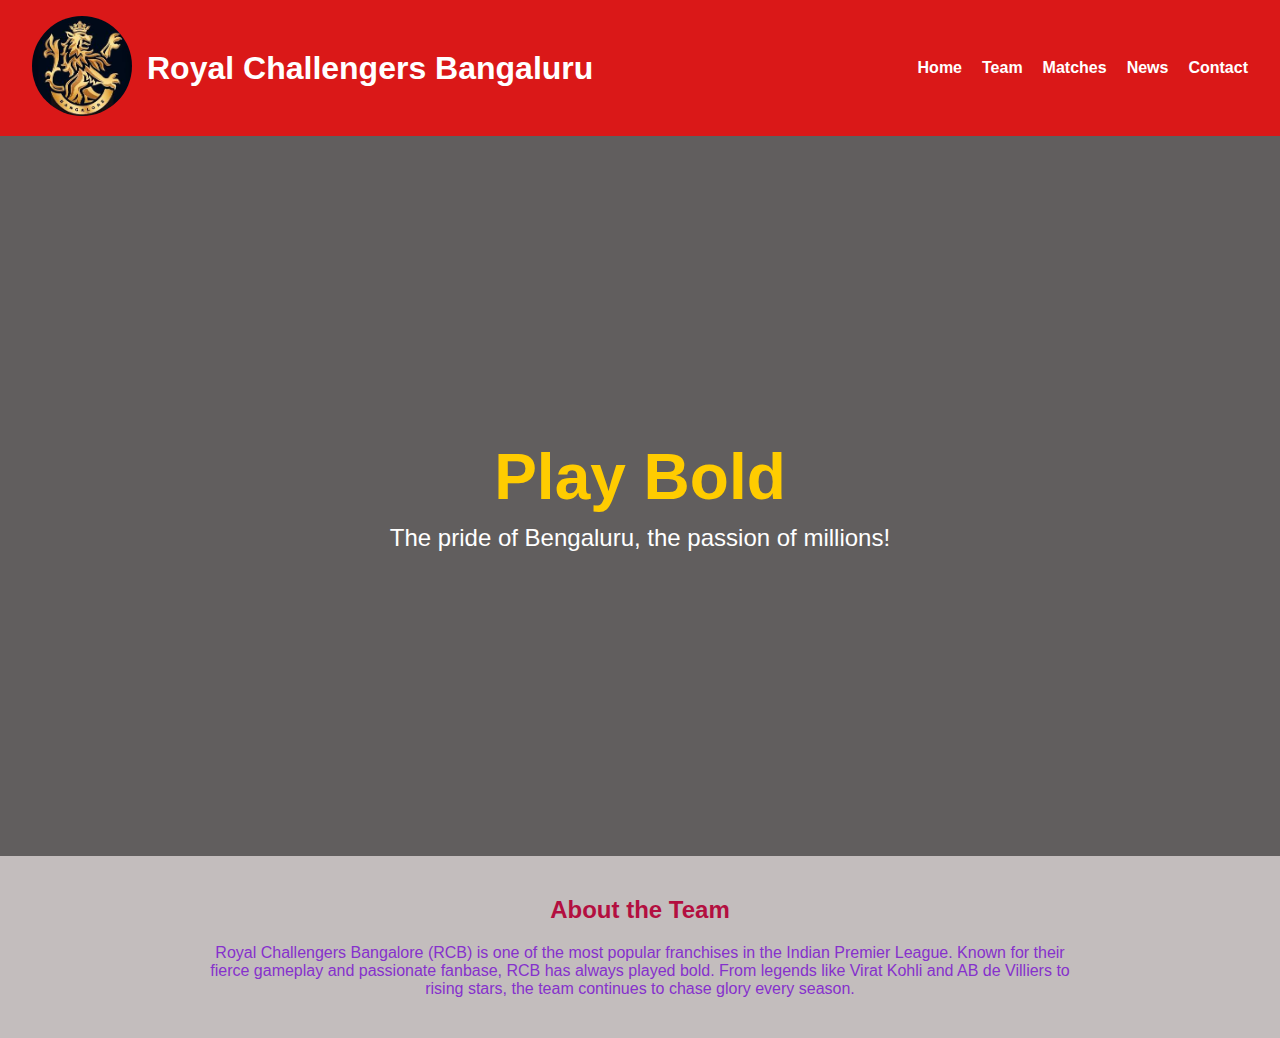
<file: index.html>
<!DOCTYPE html>
<html lang="en">
<head>
    <meta charset="UTF-8">
    <meta name="viewport" content="width=device-width, initial-scale=1.0">
    <title>Document</title>
    <link rel="stylesheet" href="index.css">
</head>

<body>

  <header>
    <div class="logo">
      <a href="index.html"><img src="image/logo.jpg" alt="RCB Logo"   /></a>
      <h1>Royal Challengers Bangaluru</h1>
    </div>
    <nav>
      <ul>
        <li><a href="home.html">Home</a></li>
        <li><a href="team.html">Team</a></li>
        <li><a href="matches.html">Matches</a></li>
        <li><a href="news.html">News</a></li>
        <li><a href="contact.html">Contact</a></li>
      </ul>
    </nav>
  </header>

  <section class="hero">
    <div class="hero-content">
      <h2>Play Bold</h2>
      <p>The pride of Bengaluru, the passion of millions!</p>
    </div>
  </section>

  <section class="about">
    <h2>About the Team</h2>
    <p>
      Royal Challengers Bangalore (RCB) is one of the most popular franchises in the Indian Premier League. Known for their fierce gameplay and passionate fanbase, RCB has always played bold. From legends like Virat Kohli and AB de Villiers to rising stars, the team continues to chase glory every season.
    </p>
  </section>

  

</body>
</html>

</body>
</html>
</file>
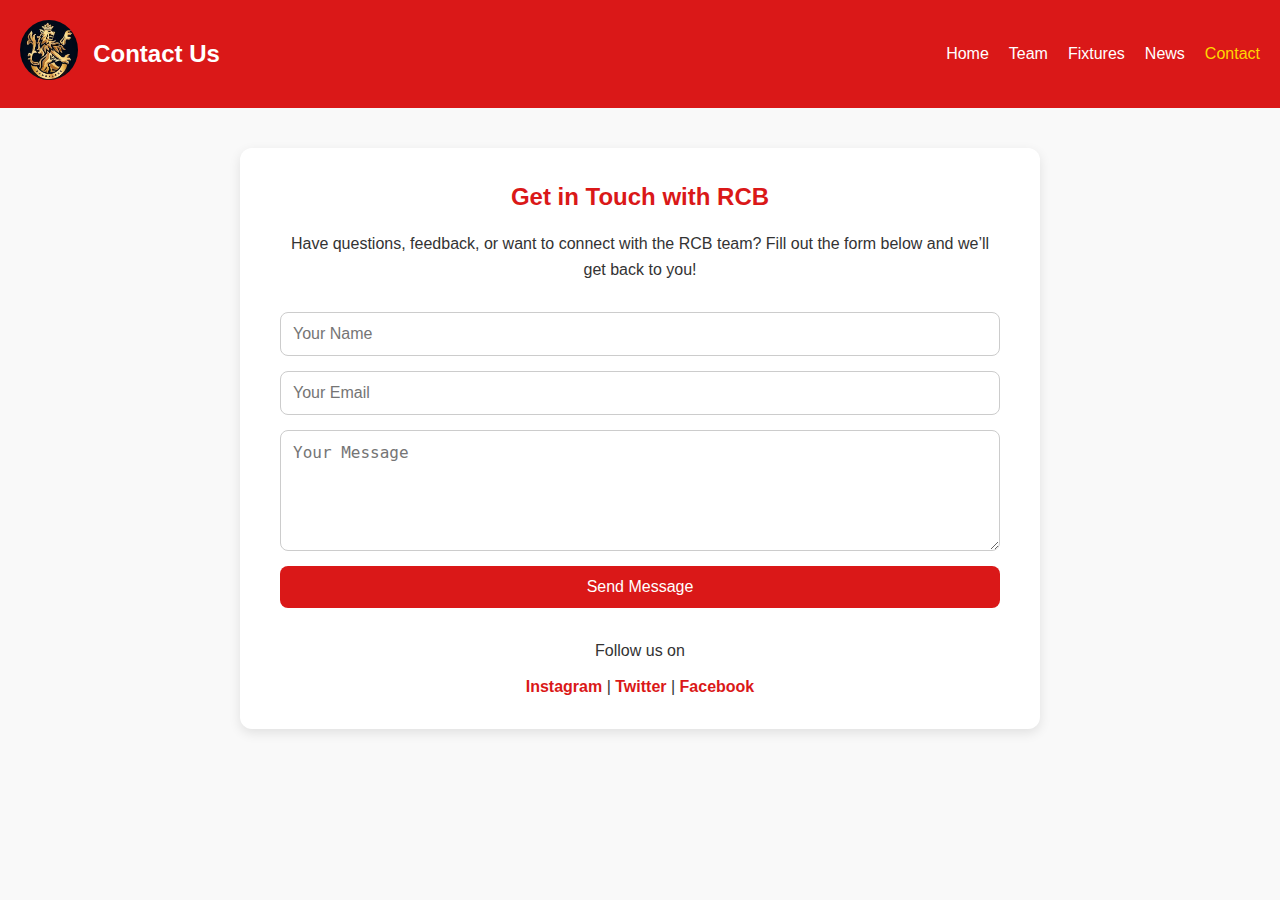
<file: contact.html>
<!DOCTYPE html>
<html lang="en">
<head>
  <meta charset="UTF-8" />
  <meta name="viewport" content="width=device-width, initial-scale=1.0"/>
  <title>Contact Us | RCB</title>
  <link rel="stylesheet" href="contact.css" />
</head>
<body>

  
  <header>
    <div class="logo">
      <a href="index.html"><img src="image/logo.jpg" alt="RCB Logo"   /></a>
      <h1>Contact Us</h1>
    </div>
    <nav>
      <ul>
        <li><a href="home.html">Home</a></li>
        <li><a href="team.html">Team</a></li>
        <li><a href="matches.html">Fixtures</a></li>
        <li><a href="news.html"> News</a></li>
        
        <li><a href="contact.html" class="active">Contact</a></li>
      </ul>
    </nav>
  </header>

  
  <section class="contact">
    <h2>Get in Touch with RCB</h2>
    <p>Have questions, feedback, or want to connect with the RCB team? Fill out the form below and we’ll get back to you!</p>

    <form class="contact-form">
      <input type="text" placeholder="Your Name" required />
      <input type="email" placeholder="Your Email" required />
      <textarea placeholder="Your Message" rows="5" required></textarea>
      <button type="submit">Send Message</button>
    </form>

    <div class="social">
      <p>Follow us on</p>
      <a href="https://www.instagram.com/royalchallengers.bengaluru?igsh=MWtqZDJvMDE5dHVrZQ==">Instagram</a> |
      <a href="https://x.com/RCBTweets?t=zIFiFkwvOcLotYSg2co8ag&s=07">Twitter</a> |
      <a href="https://www.facebook.com/share/1LCuZ3hKSm/">Facebook</a>
    </div>
  </section>

  

</body>
</html>
</file>
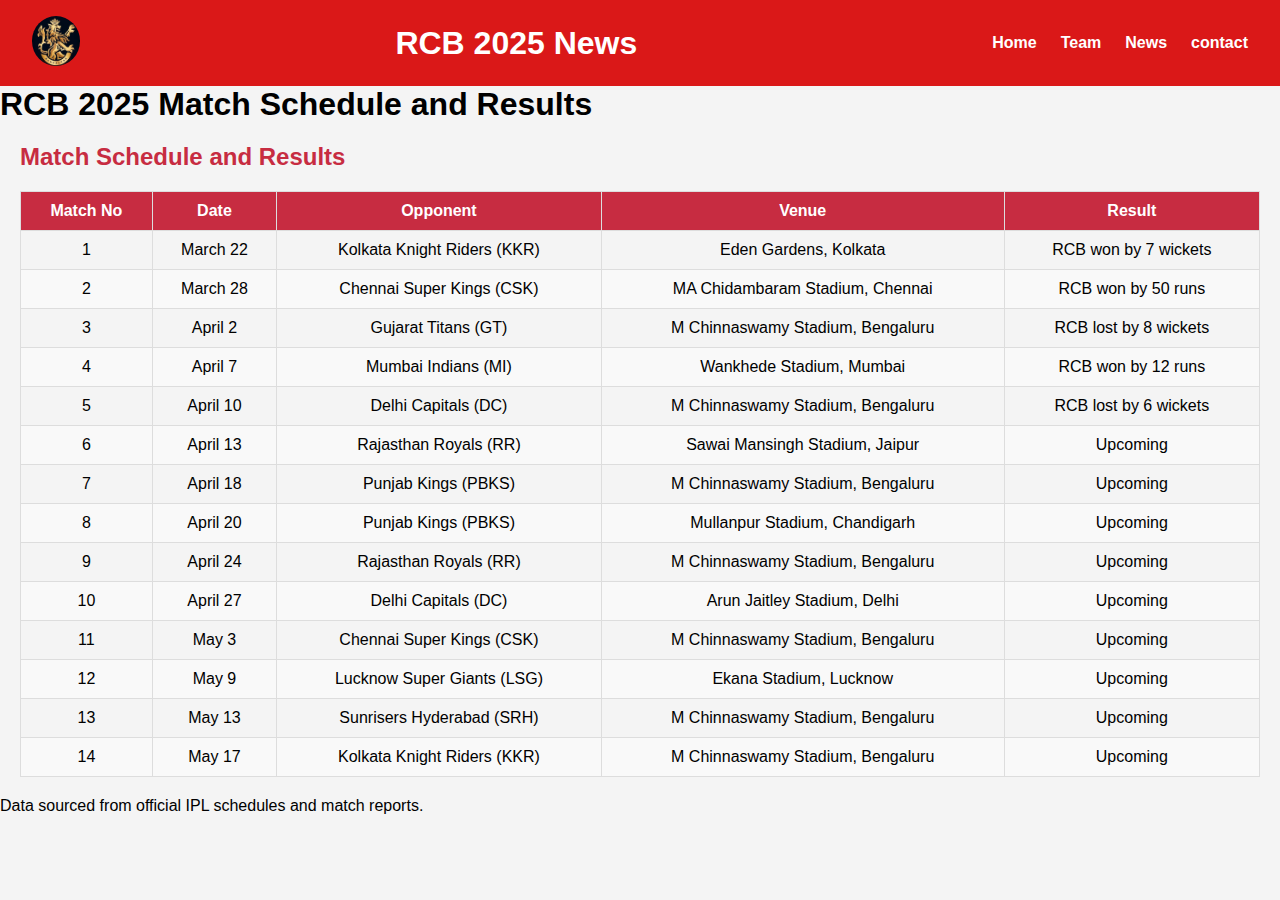
<file: matches.html>
<!DOCTYPE html>
<html lang="en">
<head>
  <meta charset="UTF-8">
  <meta name="viewport" content="width=device-width, initial-scale=1.0">
  <title>RCB 2025 Match Schedule and Results</title>
  <link rel="stylesheet" href="matches.css">
</head>
<body>
  
    <header>
      <div class="logo">
      <a href="index.html"><img src="image/logo.jpg" alt="RCB Logo"   /></a>
      </div>
      <h1>RCB 2025 News</h1>
      <nav>
        <ul>
          <li><a href="home.html">Home</a></li>
          <li><a href="team.html">Team</a></li>
          <li><a href="news.html" class="active">News</a></li>
          <li><a href="contact.html">contact</a></li>
        </ul>
      </nav>
    </header>
    <h1>RCB 2025 Match Schedule and Results</h1>
  </header>
  <section class="schedule">
    <h2>Match Schedule and Results</h2>
    <table>
      <thead>
        <tr>
          <th>Match No</th>
          <th>Date</th>
          <th>Opponent</th>
          <th>Venue</th>
          <th>Result</th>
        </tr>
      </thead>
      <tbody>
        
        <tr>
          <td>1</td>
          <td>March 22</td>
          <td>Kolkata Knight Riders (KKR)</td>
          <td>Eden Gardens, Kolkata</td>
          <td>RCB won by 7 wickets</td>
        </tr>
        <tr>
          <td>2</td>
          <td>March 28</td>
          <td>Chennai Super Kings (CSK)</td>
          <td>MA Chidambaram Stadium, Chennai</td>
          <td>RCB won by 50 runs</td>
        </tr>
        <tr>
          <td>3</td>
          <td>April 2</td>
          <td>Gujarat Titans (GT)</td>
          <td>M Chinnaswamy Stadium, Bengaluru</td>
          <td>RCB lost by 8 wickets</td>
        </tr>
        <tr>
          <td>4</td>
          <td>April 7</td>
          <td>Mumbai Indians (MI)</td>
          <td>Wankhede Stadium, Mumbai</td>
          <td>RCB won by 12 runs</td>
        </tr>
        <tr>
          <td>5</td>
          <td>April 10</td>
          <td>Delhi Capitals (DC)</td>
          <td>M Chinnaswamy Stadium, Bengaluru</td>
          <td>RCB lost by 6 wickets</td>
        </tr>
        
        <tr>
          <td>6</td>
          <td>April 13</td>
          <td>Rajasthan Royals (RR)</td>
          <td>Sawai Mansingh Stadium, Jaipur</td>
          <td>Upcoming</td>
        </tr>
        <tr>
          <td>7</td>
          <td>April 18</td>
          <td>Punjab Kings (PBKS)</td>
          <td>M Chinnaswamy Stadium, Bengaluru</td>
          <td>Upcoming</td>
        </tr>
        <tr>
          <td>8</td>
          <td>April 20</td>
          <td>Punjab Kings (PBKS)</td>
          <td>Mullanpur Stadium, Chandigarh</td>
          <td>Upcoming</td>
        </tr>
        <tr>
          <td>9</td>
          <td>April 24</td>
          <td>Rajasthan Royals (RR)</td>
          <td>M Chinnaswamy Stadium, Bengaluru</td>
          <td>Upcoming</td>
        </tr>
        <tr>
          <td>10</td>
          <td>April 27</td>
          <td>Delhi Capitals (DC)</td>
          <td>Arun Jaitley Stadium, Delhi</td>
          <td>Upcoming</td>
        </tr>
        <tr>
          <td>11</td>
          <td>May 3</td>
          <td>Chennai Super Kings (CSK)</td>
          <td>M Chinnaswamy Stadium, Bengaluru</td>
          <td>Upcoming</td>
        </tr>
        <tr>
          <td>12</td>
          <td>May 9</td>
          <td>Lucknow Super Giants (LSG)</td>
          <td>Ekana Stadium, Lucknow</td>
          <td>Upcoming</td>
        </tr>
        <tr>
          <td>13</td>
          <td>May 13</td>
          <td>Sunrisers Hyderabad (SRH)</td>
          <td>M Chinnaswamy Stadium, Bengaluru</td>
          <td>Upcoming</td>
        </tr>
        <tr>
          <td>14</td>
          <td>May 17</td>
          <td>Kolkata Knight Riders (KKR)</td>
          <td>M Chinnaswamy Stadium, Bengaluru</td>
          <td>Upcoming</td>
        </tr>
      </tbody>
    </table>
  </section>
  <footer>
    <p>Data sourced from official IPL schedules and match reports.</p>
  </footer>
</body>
</html>
</file>
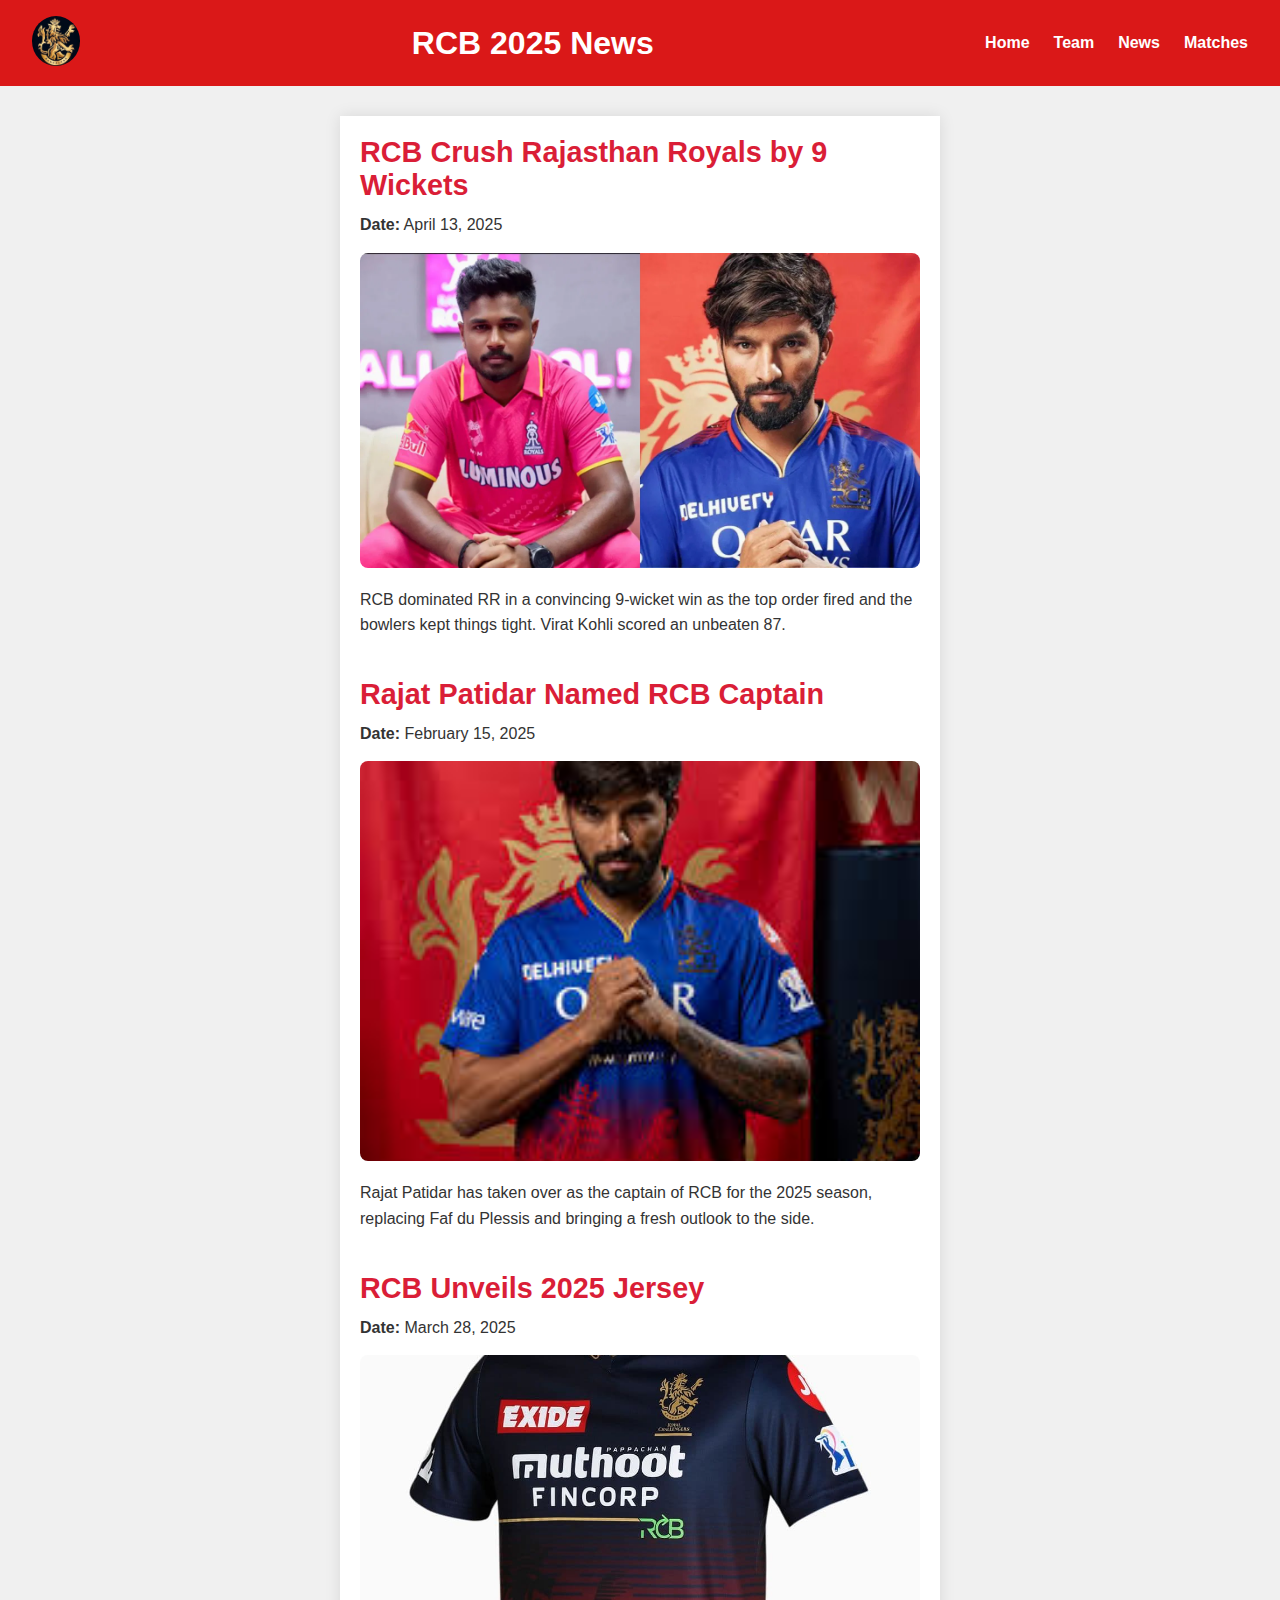
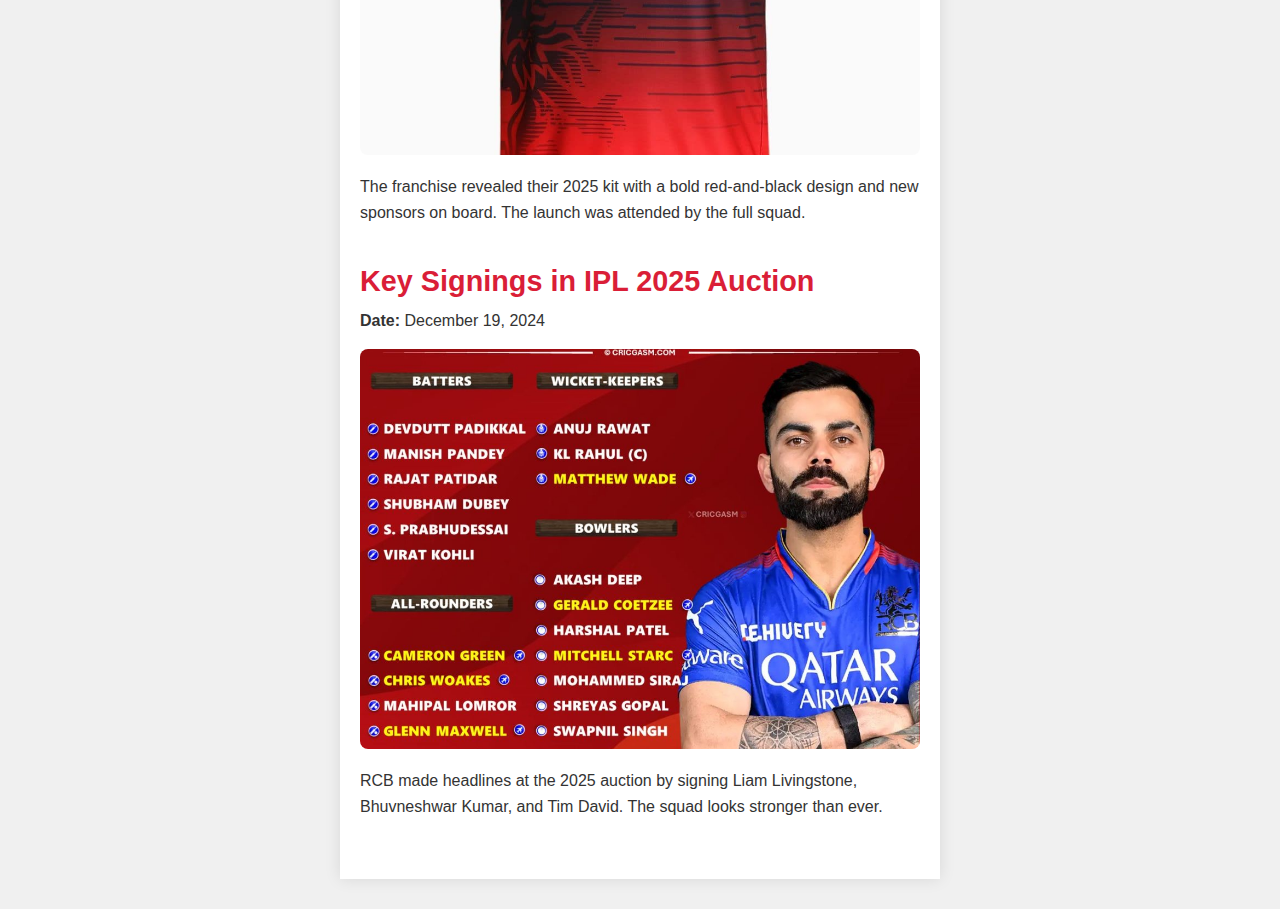
<file: news.html>
<!DOCTYPE html>
<html lang="en">
<head>
  <meta charset="UTF-8" />
  <meta name="viewport" content="width=device-width, initial-scale=1.0"/>
  <title>RCB 2025 News</title>
  <link rel="stylesheet" href="news.css" />
</head>
<body>
  <header>
<div class="logo">
  <a href="index.html"><img src="image/logo.jpg" alt="RCB Logo"   /></a>
</div>
    <h1>RCB 2025 News</h1>
    <nav>
      <ul>
        <li><a href="home.html">Home</a></li>
        <li><a href="team.html">Team</a></li>
        <li><a href="news.html" class="active">News</a></li>
        <li><a href="matches.html">Matches</a></li>
      </ul>
    </nav>
  </header>

  <main>
    <section class="news-article">
      <h2>RCB Crush Rajasthan Royals by 9 Wickets</h2>
      <p><strong>Date:</strong> April 13, 2025</p>
      <img src="image/RR-vs-RCB.webp" alt="RCB vs RR">
      <p>RCB dominated RR in a convincing 9-wicket win as the top order fired and the bowlers kept things tight. Virat Kohli scored an unbeaten 87.</p>
    </section>

    <section class="news-article">
      <h2>Rajat Patidar Named RCB Captain</h2>
      <p><strong>Date:</strong> February 15, 2025</p>
      <img src="image/rajat.jpg" alt="Rajat Patidar Captain">
      <p>Rajat Patidar has taken over as the captain of RCB for the 2025 season, replacing Faf du Plessis and bringing a fresh outlook to the side.</p>
    </section>

    <section class="news-article">
      <h2>RCB Unveils 2025 Jersey</h2>
      <p><strong>Date:</strong> March 28, 2025</p>
      <img src="image/JERSEY.jpg" alt="RCB Jersey 2025">
      <p>The franchise revealed their 2025 kit with a bold red-and-black design and new sponsors on board. The launch was attended by the full squad.</p>
    </section>

    <section class="news-article">
      <h2>Key Signings in IPL 2025 Auction</h2>
      <p><strong>Date:</strong> December 19, 2024</p>
      <img src="image/RCB.jpg" alt="RCB Auction">
      <p>RCB made headlines at the 2025 auction by signing Liam Livingstone, Bhuvneshwar Kumar, and Tim David. The squad looks stronger than ever.</p>
    </section>
  </main>

  
</body>
</html>
</file>
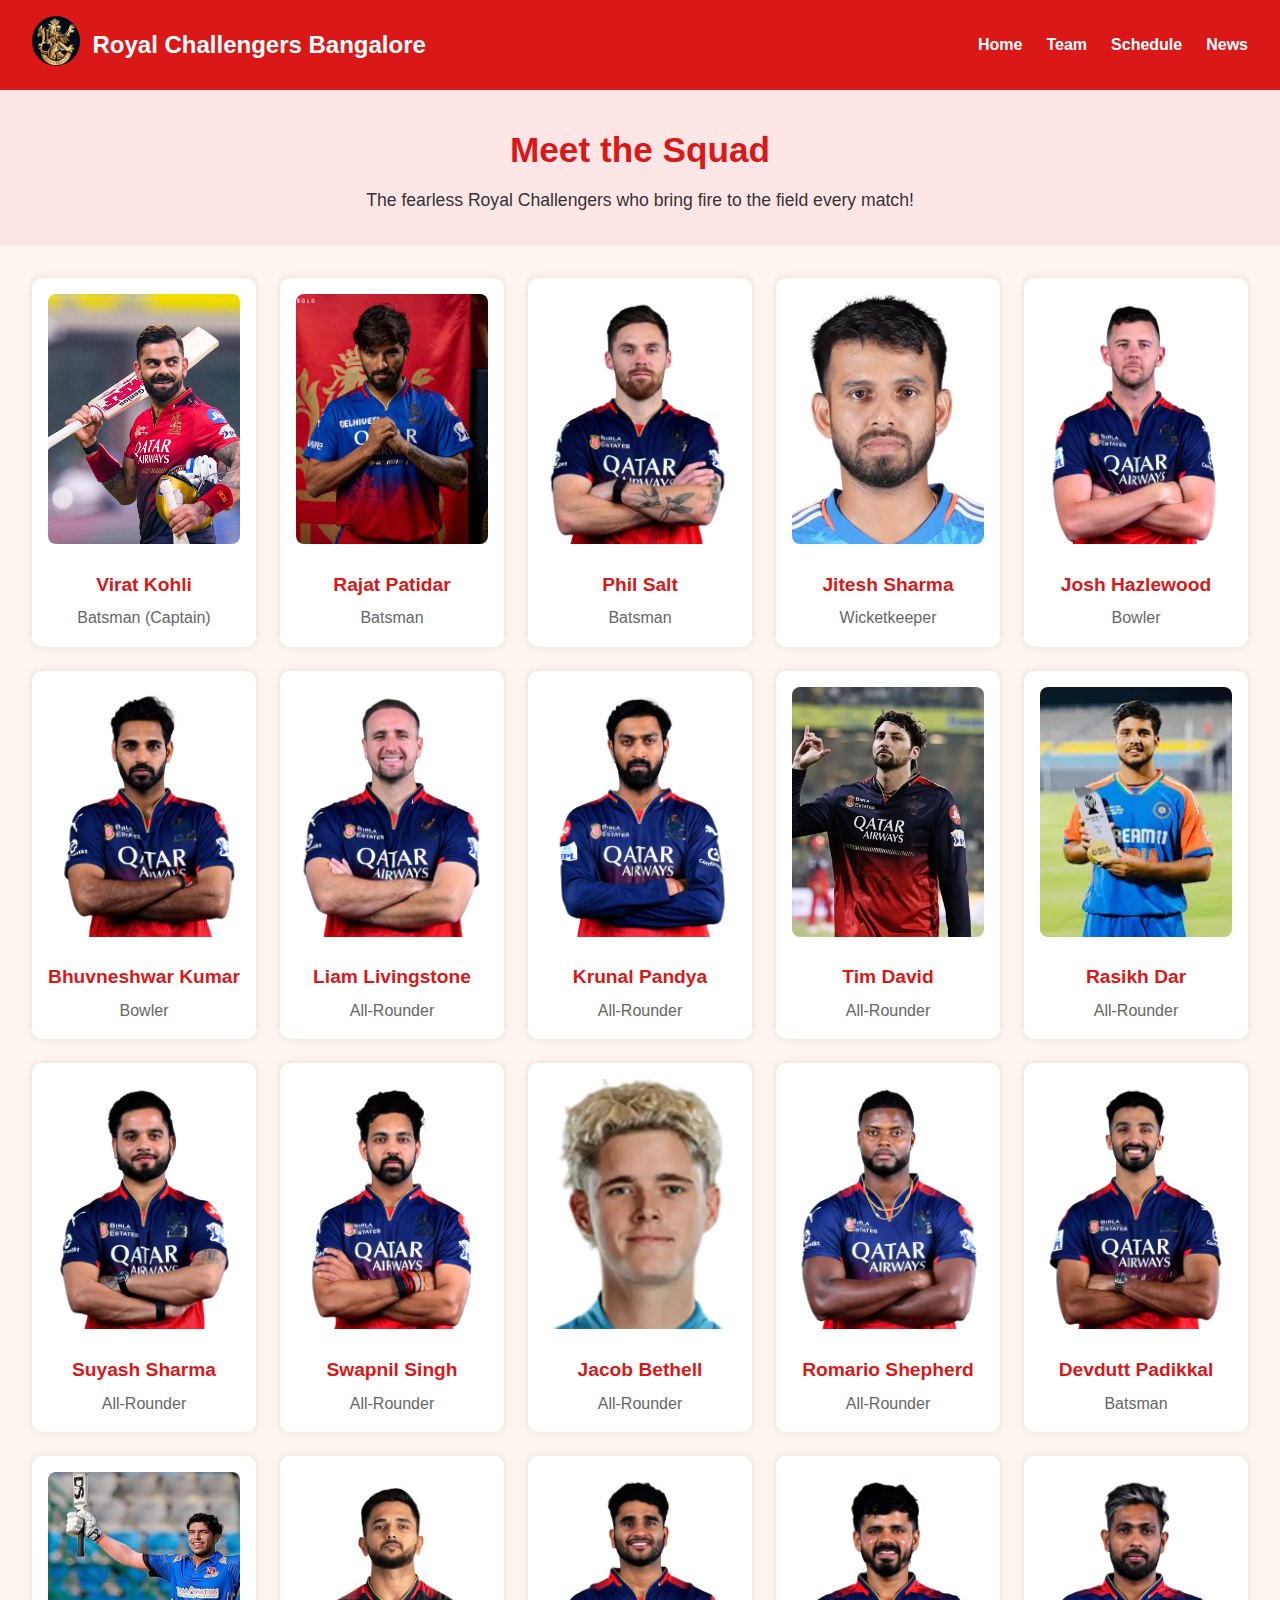
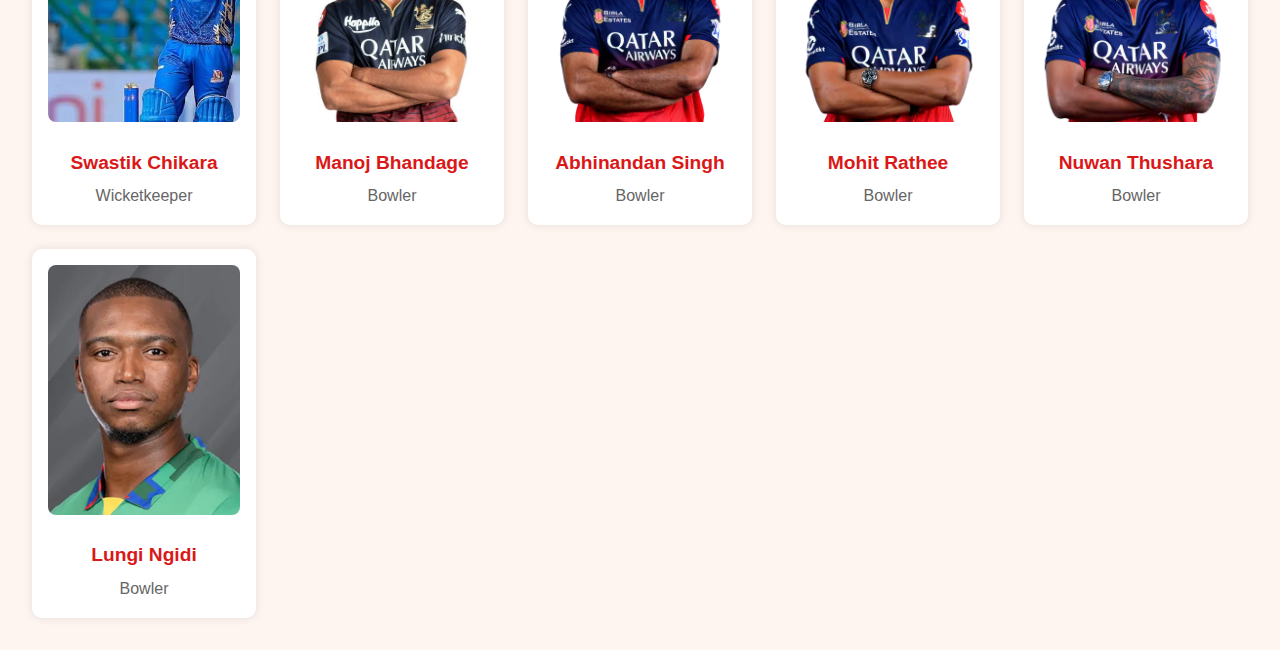
<file: team.html>
<!DOCTYPE html>
<html lang="en">
<head>
  <meta charset="UTF-8" />
  <meta name="viewport" content="width=device-width, initial-scale=1.0"/>
  <title>RCB 2025 Team</title>
  <link rel="stylesheet" href="team.css" />
</head>
<body>
  <header>
    <div class="logo">
      <a href="index.html"><img src="image/logo.jpg" alt="RCB Logo"   /></a>
      <h1>Royal Challengers Bangalore</h1>
    </div>
    <nav>
      <ul>
        <li><a href="home.html">Home</a></li>
        <li><a href="team.html">Team</a></li>
        <li><a href="matches.html">Schedule</a></li>
        <li><a href="news.html">News</a></li>
      </ul>
    </nav>
  </header>

  <section class="team-intro">
    <h2>Meet the Squad</h2>
    <p>The fearless Royal Challengers who bring fire to the field every match!</p>
  </section>

  <section class="player-grid">
    <!-- Player Cards -->
    <div class="player-card">
      <img src="image/goat.avif" alt="Virat Kohli">
      <h3>Virat Kohli</h3>
      <p>Batsman (Captain)</p>
    </div>
    <div class="player-card">
      <img src="image/rajat.jpg" alt="Rajat Patidar">
      <h3>Rajat Patidar</h3>
      <p>Batsman</p>
    </div>
    <div class="player-card">
      <img src="image/salt.avif" alt="Phil Salt">
      <h3>Phil Salt</h3>
      <p>Batsman</p>
    </div>
    <div class="player-card">
      <img src="image/jitesh.avif" alt="Jitesh Sharma">
      <h3>Jitesh Sharma</h3>
      <p>Wicketkeeper</p>
    </div>
    <div class="player-card">
      <img src="image/wood.avif" alt="Josh Hazlewood">
      <h3>Josh Hazlewood</h3>
      <p>Bowler</p>
    </div>
    <div class="player-card">
      <img src="image/bhuvi.avif" alt="Bhuvneshwar Kumar">
      <h3>Bhuvneshwar Kumar</h3>
      <p>Bowler</p>
    </div>
    <div class="player-card">
      <img src="image/liam.avif" alt="Liam Livingstone">
      <h3>Liam Livingstone</h3>
      <p>All-Rounder</p>
    </div>
    <div class="player-card">
      <img src="image/pandiya.avif" alt="Krunal Pandya">
      <h3>Krunal Pandya</h3>
      <p>All-Rounder</p>
    </div>
    <div class="player-card">
      <img src="image/tim.webp" alt="Tim David">
      <h3>Tim David</h3>
      <p>All-Rounder</p>
    </div>
    <div class="player-card">
      <img src="image.png" alt="Rasikh Dar">
      <h3>Rasikh Dar</h3>
      <p>All-Rounder</p>
    </div>
    <div class="player-card">
      <img src="image/sharma.avif" alt="Suyash Sharma">
      <h3>Suyash Sharma</h3>
      <p>All-Rounder</p>
    </div>
    <div class="player-card">
      <img src="image/singh.avif" alt="Swapnil Singh">
      <h3>Swapnil Singh</h3>
      <p>All-Rounder</p>
    </div>
    <div class="player-card">
      <img src="image/betthel.webp" alt="Jacob Bethell">
      <h3>Jacob Bethell</h3>
      <p>All-Rounder</p>
    </div>
    <div class="player-card">
      <img src="image/kala.avif" alt="Romario Shepherd">
      <h3>Romario Shepherd</h3>
      <p>All-Rounder</p>
    </div>
    <div class="player-card">
      <img src="image/padikal.avif" alt="Devdutt Padikkal">
      <h3>Devdutt Padikkal</h3>
      <p>Batsman</p>
    </div>
    <div class="player-card">
      <img src="image/chikara.jpg" alt="Swastik Chikara">
      <h3>Swastik Chikara</h3>
      <p>Wicketkeeper</p>
    </div>
    <div class="player-card">
      <img src="image/manoj.jpg" alt="Manoj Bhandage">
      <h3>Manoj Bhandage</h3>
      <p>Bowler</p>
    </div>
    <div class="player-card">
      <img src="image/abhi.avif" alt="Abhinandan Singh">
      <h3>Abhinandan Singh</h3>
      <p>Bowler</p>
    </div>
    <div class="player-card">
      <img src="image/mohit.avif" alt="Mohit Rathee">
      <h3>Mohit Rathee</h3>
      <p>Bowler</p>
    </div>
    <div class="player-card">
      <img src="image/nawan.avif" alt="Nuwan Thushara">
      <h3>Nuwan Thushara</h3>
      <p>Bowler</p>
    </div>
    <div class="player-card">
      <img src="image/lungi.webp" alt="Lungi Ngidi">
      <h3>Lungi Ngidi</h3>
      <p>Bowler</p>
    </div>
  </section>
</body>
</html>
</file>
<file: index.css>
* {
    margin: 0;
    padding: 0;
    box-sizing: border-box;
    font-family: 'Segoe UI', Tahoma, Geneva, Verdana, sans-serif;
  }
  
  body {
    background-color: #c3bdbd;
    color: #8631cc;
  }
  header {
    background-color: #da1818;
    color: white;
    display: flex;
    justify-content: space-between;
    align-items: center;
    padding: 1rem 2rem;
    flex-wrap: wrap;
    position: sticky;
    top: 0;
    z-index: 10;
  }

  .logo {
    display: flex;
    align-items: center;
  }
  
  .logo img {
    height: 50px;
    margin-right: 15px;
  }
  
  nav ul {
    list-style: none;
    display: flex;
    gap: 20px;
  }
  
  nav a {
    color: white;
    text-decoration: none;
    font-weight: bold;
  }
  
  nav a:hover {
    text-decoration: underline;
  }
  
  
  .hero {
    
    height: 80vh;
    display: flex;
    justify-content: center;
    align-items: center;
    color: white;
    text-align: center;
    position: sticky;
  }
  
  .hero::after {
    content: "";
    position: a;
    top: 0; left: 0;
    width: 100%; height: 100%;
    background-color: rgba(0, 0, 0, 0.5);
  }
  
  .hero-content {
    position: absolute;
    z-index: 1;
  }
  
  .hero h2 {
    font-size: 4em;
    margin-bottom: 10px;
    color: #ffcc00;
  }
  
  .hero p {
    font-size: 1.5em;
  }
  
  /* About Section */
  .about {
    padding: 40px 20px;
    text-align: center;
    max-width: 900px;
    margin: auto;
  }
  
  .about h2 {
    color: #b30f40;
    margin-bottom: 20px;
  }
  
  
  
  footer a {
    color: #ffcc00;
    text-decoration: none;
  }
  .logo img{
    height: 100px;
    width: 100px;
    border-radius: 50%;
  }
</file>
<file: matches.css>
body {
    font-family: Arial, sans-serif;
    background-color: #f4f4f4;
    margin: 0;
    padding: 0;
  }
  
  
  header {
    background-color: #da1818;
    color: white;
    display: flex;
    justify-content: space-between;
    align-items: center;
    padding: 1rem 2rem;
    flex-wrap: wrap;
    position: sticky;
    top: 0;
    z-index: 10;
  }
  
  .logo {
    display: flex;
    align-items: center;
    gap: 12px;
    
  }
  
  .logo img {
    height: 50px;
    width: auto;
    border-radius: 50%;
  }
  
  .logo h1 {
    font-size: 1.5rem;
  }
  
  nav ul {
    list-style: none;
    display: flex;
    gap: 1.5rem;
  }
  
  nav a {
    color: white;
    text-decoration: none;
    font-weight: bold;
    transition: color 0.3s;
  }
  
  nav a:hover {
    color: #ffd700;
  }
  h1 {
    margin: 0;
  }
  
  .schedule {
    margin: 20px;
  }
  
  h2 {
    color: #c72c41;
  }
  
  table {
    width: 100%;
    border-collapse: collapse;
    margin-top: 20px;
  }
  
  th, td {
    padding: 10px;
    text-align: center;
    border: 1px solid #ddd;
  }
  
  th {
    background-color: #c72c41;
    color: #fff;
  }
  
  tr:nth-child(even) {
    background-color: #f9f9f9;
  }
  
  tr:hover {
    background-color: #f1f1f1;
  }
</file>
<file: news.css>
* {
  margin: 0;
  padding: 0;
  box-sizing: border-box;}
body {
    margin: 0;
    font-family: 'Segoe UI', sans-serif;
    background-color: #f0f0f0;
  }
  

  
  header {
    background-color: #da1818;
    color: white;
    display: flex;
    justify-content: space-between;
    align-items: center;
    padding: 1rem 2rem;
    flex-wrap: wrap;
    position: sticky;
    top: 0;
    z-index: 10;
  }
  
  .logo {
    display: flex;
    align-items: center;
    gap: 12px;
    
  }
  
  .logo img {
    height: 50px;
    width: auto;
    border-radius: 50%;
  }
  
  .logo h1 {
    font-size: 1.5rem;
  }
  
  nav ul {
    list-style: none;
    display: flex;
    gap: 1.5rem;
  }
  
  nav a {
    color: white;
    text-decoration: none;
    font-weight: bold;
    transition: color 0.3s;
  }
  
  nav a:hover {
    color: #ffd700;
  }
  
  
  main {
    max-width: 600px;
    margin: 30px auto;
    padding: 20px;
    background: white;
    box-shadow: 0px 0px 15px rgba(0, 0, 0, 0.1);
  }
  
  .news-article {
    margin-bottom: 40px;
  }
  
  .news-article h2 {
    color: #da1e37;
    font-size: 1.8rem;
    margin-bottom: 10px;
  }
  
  .news-article p {
    font-size: 1rem;
    color: #333;
    line-height: 1.6;
  }
  
  .news-article img {
    width: 100%;
    max-height: 400px;
    object-fit: cover;
    border-radius: 8px;
    margin: 15px 0;
  }
</file>
<file: team.css>
* {
    margin: 0;
    padding: 0;
    box-sizing: border-box;
  }
  
  body {
    font-family: 'Segoe UI', sans-serif;
    background-color: #fff5f0;
    color: #2c2c2c;
    line-height: 1.6;
  }
  
  
  header {
    background-color: #da1818;
    color: white;
    display: flex;
    justify-content: space-between;
    align-items: center;
    padding: 1rem 2rem;
    flex-wrap: wrap;
    position: sticky;
    top: 0;
    z-index: 10;
  }
  
  .logo {
    display: flex;
    align-items: center;
    gap: 12px;
    
  }
  
  .logo img {
    height: 50px;
    width: auto;
    border-radius: 50%;
  }
  
  .logo h1 {
    font-size: 1.5rem;
  }
  
  nav ul {
    list-style: none;
    display: flex;
    gap: 1.5rem;
  }
  
  nav a {
    color: white;
    text-decoration: none;
    font-weight: bold;
    transition: color 0.3s;
  }
  
  nav a:hover {
    color: #ffd700;
  }
  
  
  .team-intro {
    text-align: center;
    padding: 2rem 1rem;
    background-color: #ffe6e6;
  }
  
  .team-intro h2 {
    font-size: 2.2rem;
    color: #da1818;
    margin-bottom: 0.5rem;
  }
  
  .team-intro p {
    font-size: 1.1rem;
    color: #333;
  }
  
  
  .player-grid {
    display: grid;
    grid-template-columns: repeat(auto-fit, minmax(220px, 1fr));
    gap: 1.5rem;
    padding: 2rem;
  }
  
  
  .player-card {
    background-color: white;
    padding: 1rem;
    text-align: center;
    border-radius: 10px;
    box-shadow: 0 0 10px rgba(0,0,0,0.1);
    transition: transform 0.3s, box-shadow 0.3s;
  }
  
  .player-card:hover {
    transform: translateY(-5px);
    box-shadow: 0 6px 15px rgba(0, 0, 0, 0.15);
  }
  
  .player-card img {
    width: 100%;
    height: 250px;
    object-fit: cover;
    border-radius: 8px;
    margin-bottom: 10px;
  }
  
  .player-card h3 {
    margin: 0.5rem 0 0.3rem;
    color: #da1818;
    font-size: 1.2rem;
  }
  
  .player-card p {
    color: #666;
    font-size: 1rem;
  }
  

  
  
  @media (max-width: 768px) {
    header {
      flex-direction: column;
      align-items: flex-start;
    }
  
    nav ul {
      flex-direction: column;
      gap: 0.5rem;
      margin-top: 1rem;
    }
  
    .logo h1 {
      font-size: 1.2rem;
    }
  
    .team-intro h2 {
      font-size: 1.8rem;
    }
  
    .player-card img {
      height: 200px;
    }
  }
</file>
<file: contact.css>
/* Reset some default browser styles */
* {
  margin: 0;
  padding: 0;
  box-sizing: border-box;
}

body {
  font-family: 'Segoe UI', Tahoma, Geneva, Verdana, sans-serif;
  background: #f9f9f9;
  color: #333;
  line-height: 1.6;
}

/* Header styles */
header {
  background-color:#da1818 ; /* RCB red */
  color: white;
  padding: 20px;
  display: flex;
  align-items: center;
  justify-content: space-between;
  flex-wrap: wrap;
}

.logo {
  display: flex;
  align-items: center;
}

.logo img {
  height: 60px;
  margin-right: 15px;
  border-radius: 50%;
}

.logo h1 {
  font-size: 24px;
}

nav ul {
  list-style: none;
  display: flex;
  gap: 20px;
}

nav ul li a {
  text-decoration: none;
  color: white;
  font-weight: 500;
  transition: color 0.3s ease;
}

nav ul li a:hover,
nav ul li a.active {
  color: #ffd700; /* gold hover */
}

/* Contact Section */
.contact {
  max-width: 800px;
  margin: 40px auto;
  background: white;
  padding: 30px 40px;
  border-radius: 12px;
  box-shadow: 0 4px 12px rgba(0,0,0,0.1);
}

.contact h2 {
  text-align: center;
  color: #da1818;
  margin-bottom: 15px;
}

.contact p {
  text-align: center;
  margin-bottom: 30px;
  font-size: 16px;
}

/* Contact form styles */
.contact-form {
  display: flex;
  flex-direction: column;
  gap: 15px;
}

.contact-form input,
.contact-form textarea {
  padding: 12px;
  font-size: 16px;
  border: 1px solid #ccc;
  border-radius: 8px;
  resize: vertical;
}

.contact-form input:focus,
.contact-form textarea:focus {
  outline: none;
  border-color:  #da1818;
  box-shadow: 0 0 5pxrgba(210, 0, 46, 0.3);
}

.contact-form button {
  background-color:  #da1818;
  color: white;
  border: none;
  padding: 12px;
  font-size: 16px;
  border-radius: 8px;
  cursor: pointer;
  transition: background-color 0.3s ease;
}

.contact-form button:hover {
  background-color:  #da1818;
}

/* Social links */
.social {
  text-align: center;
  margin-top: 30px;
}

.social p {
  margin-bottom: 10px;
}

.social a {
  text-decoration: none;
  color: #da1818;
  font-weight: bold;
  transition: color 0.3s ease;
}

.social a:hover {
  color:  #da1818;
}

/* Responsive layout */
@media (max-width: 768px) {
  header {
    flex-direction: column;
    text-align: center;
  }

  nav ul {
    flex-direction: column;
    gap: 10px;
    margin-top: 15px;
  }

  .contact {
    margin: 20px;
    padding: 20px;
  }
}
</file>
